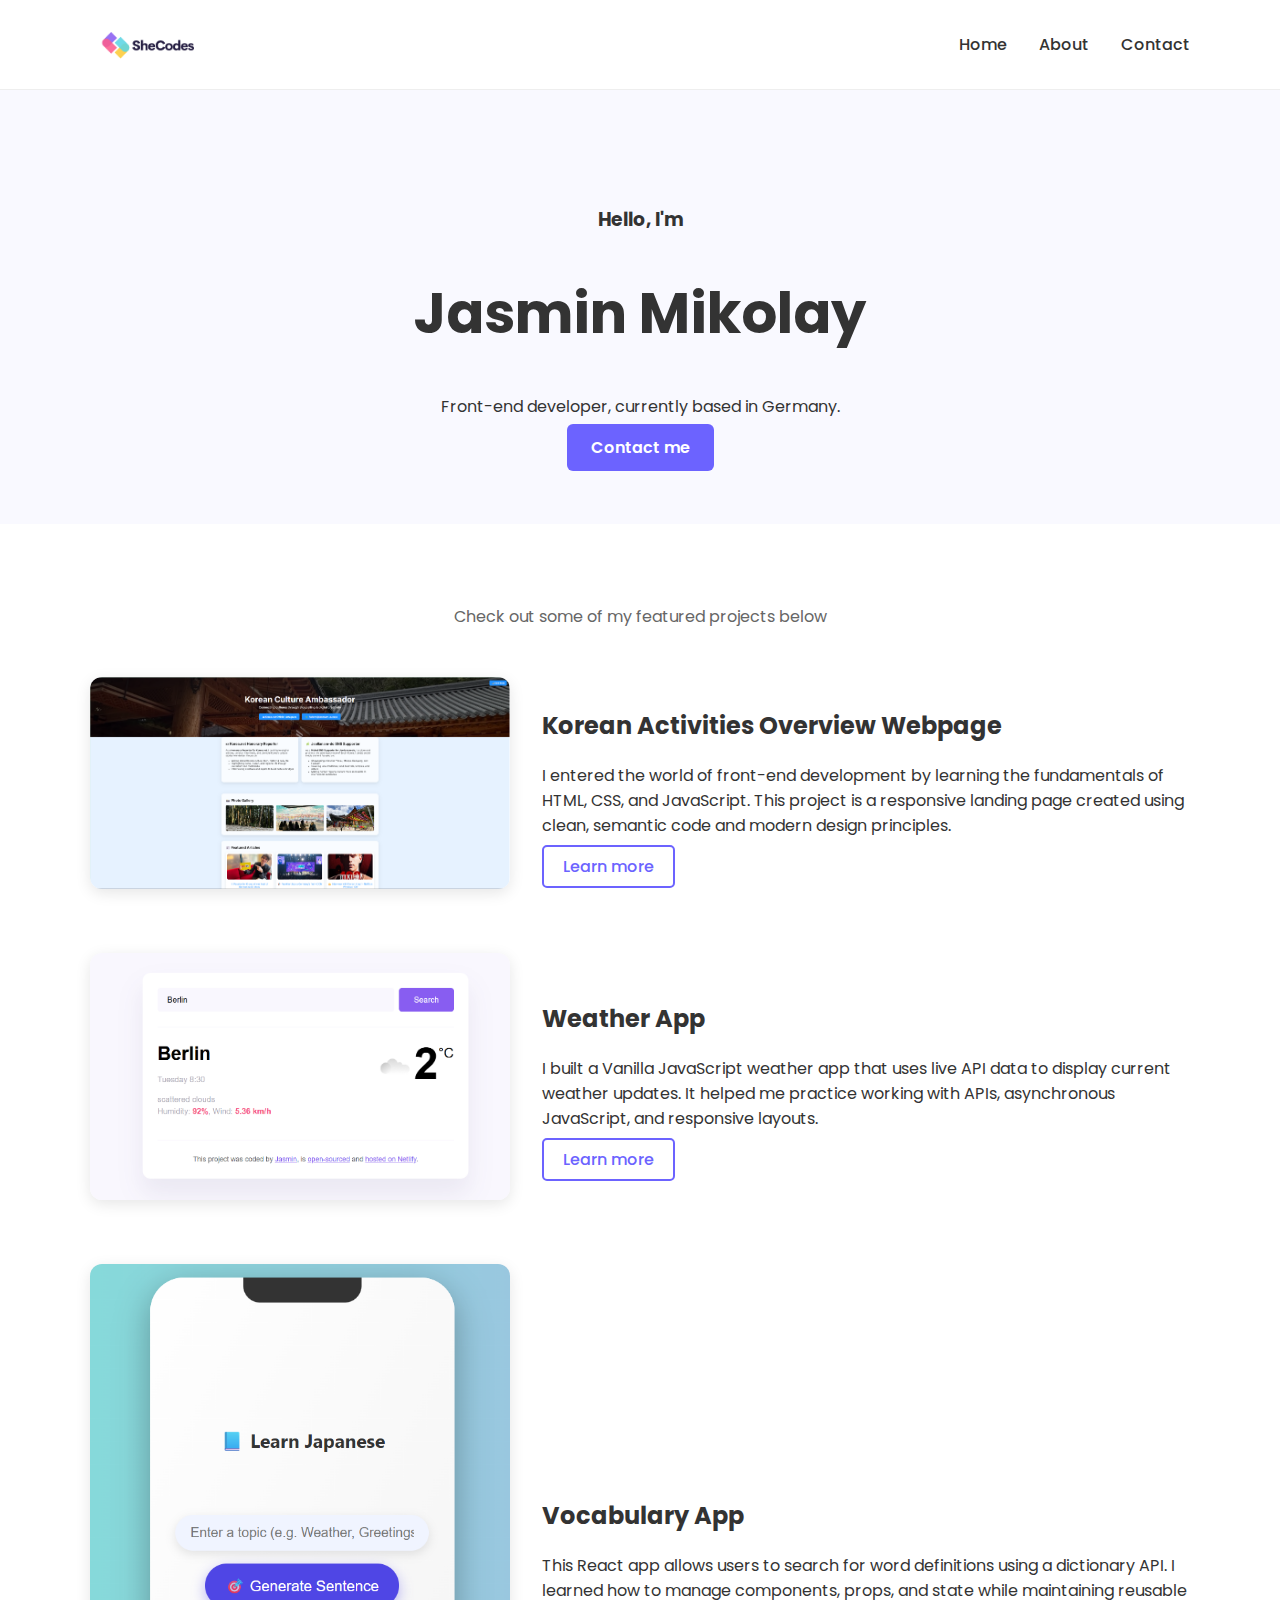
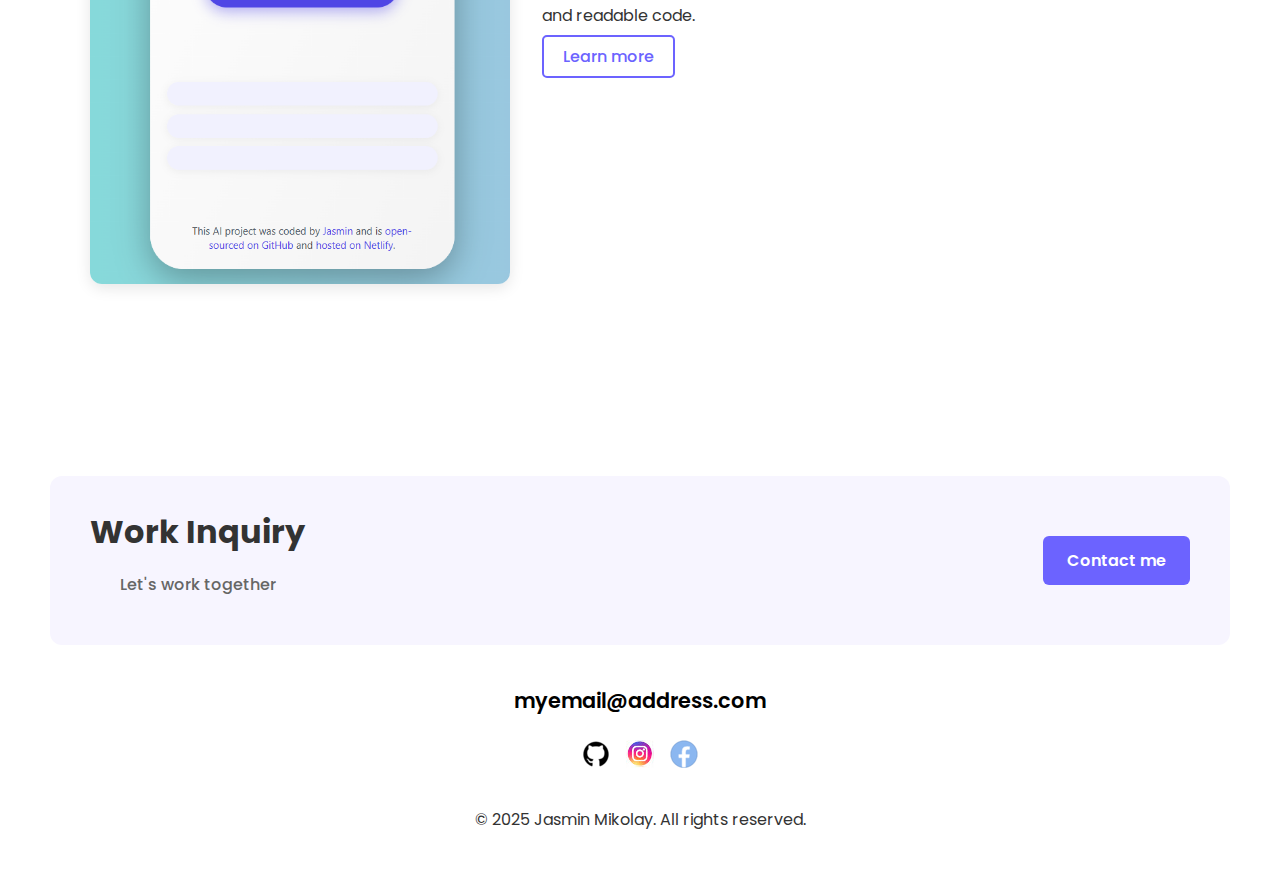
<file: index.html>
<!DOCTYPE html>
<html lang="en">
  <head>
    <meta charset="UTF-8" />
    <meta name="viewport" content="width=device-width, initial-scale=1.0" />
    <title>Jasmin Mikolay - Frontend Developer</title>
     <link href="https://fonts.googleapis.com/css2?family=Poppins:wght@300;400;500;600;700&display=swap" rel="stylesheet">
     
    <link rel="stylesheet" href="style.css" />
  </head>
  <body>
    <!-- ===== Navigation ===== -->
<header class="navbar">
  <div class="nav-container">
    <div class="nav-left">
      <img src="images/shecodesicon.png" alt="Logo" class="nav-logo">
    </div>

    <nav>
      <ul class="nav-links">
        <li><a href="index.html">Home</a></li>
        <li><a href="about.html">About</a></li>
        <li><a href="contact.html">Contact</a></li>
      </ul>
    </nav>
  </div>
</header>

    <!-- ===== Hero Section ===== -->
    <section class="hero">
      <div class="hero-content">
        <h3>Hello, I'm</h3>
        <h1>Jasmin Mikolay</h1>
        <p>Front-end developer, currently based in Germany.</p>
        <a href="#contact" class="btn-primary">Contact me</a>
      </div>
    </section>

    <!-- ===== Projects Section ===== -->
    <section class="projects container">
      <p class="section-intro">Check out some of my featured projects below</p>

      <!-- Project 1 -->
      <div class="project">
        <img src="images/kwebsite.png" alt="Kwebsite Landing Page" />
        <div class="project-text">
          <h2>Korean Activities Overview Webpage</h2>
          <p>
            I entered the world of front-end development by learning the
            fundamentals of HTML, CSS, and JavaScript. This project is a
            responsive landing page created using clean, semantic code and
            modern design principles.
          </p>
          <a href="https://s3.amazonaws.com/shecodesio-production/challenge_submissions/files/002/605/549/original/project-week3.html?1744656759" class="btn-outline">Learn more</a>
        </div>
      </div>

      <!-- Project 2 -->
      <div class="project reverse">
        <div class="project-text">
          <h2>Weather App</h2>
          <p>
            I built a Vanilla JavaScript weather app that uses live API data to
            display current weather updates. It helped me practice working with
            APIs, asynchronous JavaScript, and responsive layouts.
          </p>
          <a href="https://wetterapp-shecodes-app.netlify.app" class="btn-outline">Learn more</a>
        </div>
        <img src="images/weather.png" alt="Weather App" />
      </div>

      <!-- Project 3 -->
      <div class="project">
        <img src="images/japapp.png" alt="Sentence Generate App" />
        <div class="project-text">
          <h2>Vocabulary App</h2>
          <p>
            This React app allows users to search for word definitions using a
            dictionary API. I learned how to manage components, props, and state
            while maintaining reusable and readable code.
          </p>
          <a href="https://japanese-first-sentences.netlify.app" class="btn-outline">Learn more</a>
        </div>
      </div>
    </section>

    <!-- ===== Work Inquiry Section ===== -->
    <section id="contact" class="work-inquiry">
      <div class="container inquiry-box">
        <div class="inquiry-text">
          <h2>Work Inquiry</h2>
          <p>Let's work together</p>
        </div>
        <a href="mailto:hello@toyou.de" class="btn-primary">Contact me</a>
      </div>

      <div class="contact-info">
        <a href="mailto:hello@toyou.de" class="email-link"
          >myemail@address.com</a
        >
      <div class="footer-socials">
  <a href="https://github.com" target="_blank" aria-label="GitHub">
    <img src="images/githublogo.png" alt="GitHub logo">
  </a>

  <a href="https://instagram.com" target="_blank" aria-label="Instagram">
    <img src="images/insta.jpg" alt="Instagram logo">
  </a>

  <a href="https://twitter.com" target="_blank" aria-label="Twitter">
    <img src="images/FB.png" alt="Twitter logo">
  </a>
</div>



    <!-- ===== Footer ===== -->
    <footer>
      <p>© 2025 Jasmin Mikolay. All rights reserved.</p>
    </footer>
  </body>
</html>
</file>
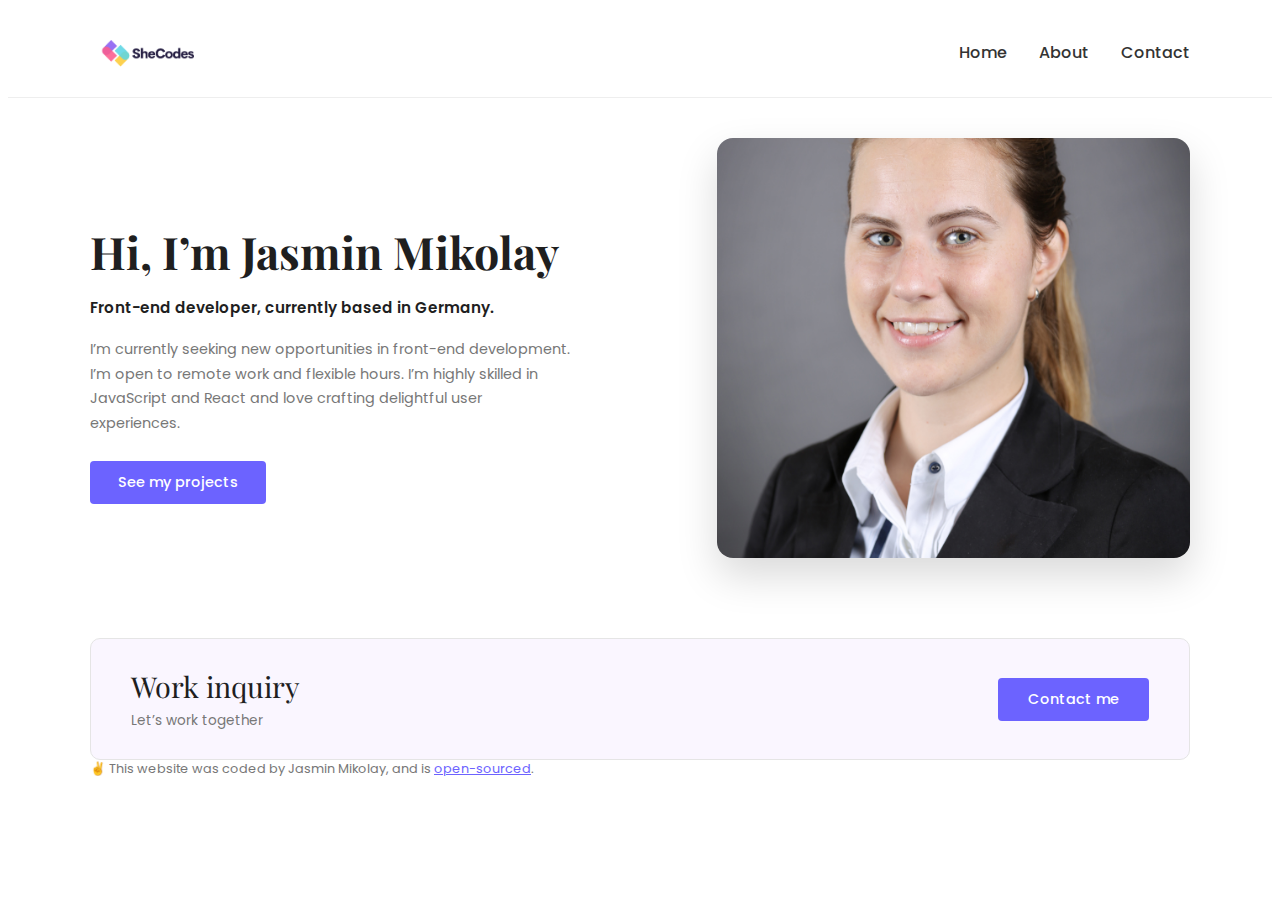
<file: about.html>
<!DOCTYPE html>
<html lang="en">
  <head>
    <meta charset="UTF-8" />
    <title>About – Jasmin Mikolay</title>
    <meta name="viewport" content="width=device-width, initial-scale=1" />

    <!-- Google Fonts -->
    <link rel="preconnect" href="https://fonts.googleapis.com" />
    <link rel="preconnect" href="https://fonts.gstatic.com" crossorigin />
    <link
      href="https://fonts.googleapis.com/css2?family=Playfair+Display:wght@600;700&family=Poppins:wght@300;400;500;600&display=swap"
      rel="stylesheet"
    />

    <style>
      :root {
        --accent: #6c63ff;
        --accent-soft: #f5f1ff;
        --text-main: #1f1f1f;
        --text-muted: #777;
        --border: #e5e5e5;
        --bg: #ffffff;
      }



      body {
        font-family: "Poppins", system-ui, -apple-system, BlinkMacSystemFont,
          "Segoe UI", sans-serif;
  background: #fff;
        color: var(--text-main);
      }

 

      a {
        text-decoration: none;
        color: inherit;
      }

    /* ===== Navbar (same style on all pages) ===== */
.navbar {
  background: #ffffff;
  border-bottom: 1px solid #eee;
  position: sticky;
  top: 0;
  z-index: 100;
}

.nav-container {
  display: flex;
  justify-content: space-between;
  align-items: center;
  padding: 1rem 1.5rem;   /* WICHTIG: gleich wie container */
  max-width: 1100px;
  margin: 0 auto;
}

.nav-left {
  display: flex;
  align-items: center;
  gap: 0.6rem;
}

.nav-logo {
  height: 36px;
  width: auto;
}

.nav-links {
  display: flex;
  list-style: none;
  gap: 2rem;
}

.nav-links a {
  font-weight: 500;
  text-decoration: none;
  color: #333;
  transition: 0.2s;
}

.nav-links a:hover {
  color: #6c63ff;
}


      /* PAGE WRAPPER */
      .page-wrapper {
        max-width: 1100px;
        margin: 40px auto 0;
        padding: 0 40px 60px;
      }

      /* HERO SECTION */
      .hero {
        display: grid;
        grid-template-columns: minmax(0, 1.2fr) minmax(0, 1fr);
        gap: 60px;
        align-items: center;
        margin-bottom: 80px;
      }

      .hero-heading {
        font-family: "Playfair Display", serif;
        font-size: 2.8rem;
        margin-bottom: 12px;
      }

      .hero-subtitle {
        font-size: 0.95rem;
        font-weight: 600;
        margin-bottom: 18px;
      }

      .hero-text {
        font-size: 0.9rem;
        line-height: 1.7;
        color: var(--text-muted);
        max-width: 480px;
        margin-bottom: 26px;
      }

      .btn-primary {
        border: none;
        border-radius: 4px;
        padding: 11px 28px;
        background: var(--accent);
        color: #fff;
        font-size: 0.9rem;
        font-weight: 500;
        cursor: pointer;
        display: inline-block;
        transition: transform 0.08s ease, box-shadow 0.08s ease,
          background 0.12s ease;
      }

      .btn-primary:hover {
        background: #5b53f8;
        box-shadow: 0 10px 20px rgba(108, 99, 255, 0.25);
        transform: translateY(-1px);
      }

      .btn-primary:active {
        transform: translateY(0);
        box-shadow: none;
      }

      .hero-image-wrapper {
        border-radius: 16px;
        overflow: hidden;
        box-shadow: 0 18px 40px rgba(0, 0, 0, 0.15);
      }

      .hero-image {
        width: 100%;
        height: 100%;
        max-height: 420px;
        object-fit: cover;
        display: block;
      }

      /* WORK INQUIRY BANNER */
      .work-banner {
        margin-top: 0;
        background: #faf6ff;
        border-radius: 10px;
        border: 1px solid var(--border);
        padding: 28px 40px;
        display: flex;
        justify-content: space-between;
        align-items: center;
        gap: 24px;
      }

      .work-banner-title {
        font-family: "Playfair Display", serif;
        font-size: 1.8rem;
        margin-bottom: 6px;
      }

      .work-banner-sub {
        font-size: 0.85rem;
        color: var(--text-muted);
      }

      .work-banner .btn-primary {
        padding-inline: 30px;
      }

      /* FOOTER */
      .footer {
        text-align: center;
        margin-top: 40px;
        font-size: 0.85rem;
      }

      .footer-email {
        margin-bottom: 18px;
        font-weight: 500;
      }

      .footer-socials {
        display: flex;
        justify-content: center;
        gap: 20px;
        margin-bottom: 16px;
        font-size: 1rem;
      }

      .footer-socials a {
        width: 32px;
        height: 32px;
        border-radius: 50%;
        border: 1px solid #dedede;
        display: inline-flex;
        align-items: center;
        justify-content: center;
        color: var(--accent);
      }

      .footer-note {
        color: var(--text-muted);
        font-size: 0.8rem;
        margin-bottom: 40px;
      }

      .footer-note a {
        color: var(--accent);
        text-decoration: underline;
      }

      /* RESPONSIVE */
      @media (max-width: 850px) {
        .nav {
          padding: 18px 20px;
        }

        .page-wrapper {
          padding: 0 20px 40px;
        }

        .hero {
          grid-template-columns: 1fr;
          gap: 30px;
        }

        .hero-image-wrapper {
          max-width: 420px;
          margin-inline: auto;
        }

        .work-banner {
          flex-direction: column;
          align-items: flex-start;
        }

        .footer-socials img.social-icon {
          width: 28px;
          height: 28px;
          object-fit: cover;
          border-radius: 50%;
          border: 1px solid #dedede;
          padding: 5px;
          background: white;
          transition: transform 0.2s ease, box-shadow 0.2s ease;
        }

        .footer-socials img.social-icon:hover {
          transform: translateY(-3px);
          box-shadow: 0 4px 10px rgba(0, 0, 0, 0.15);
        }
      }
    </style>
  </head>
  <body>
    <!-- NAVBAR -->
  <header class="navbar">
  <div class="nav-container">
    <div class="nav-left">
      <img src="images/shecodesicon.png" alt="Logo" class="nav-logo">
    </div>

    <nav>
      <ul class="nav-links">
        <li><a href="index.html">Home</a></li>
        <li><a href="about.html">About</a></li>
        <li><a href="contact.html">Contact</a></li>
      </ul>
    </nav>
  </div>
</header>

    <main class="page-wrapper">
      <!-- HERO SECTION -->
      <section class="hero">
        <div>
          <h1 class="hero-heading">Hi, I’m Jasmin Mikolay</h1>
          <p class="hero-subtitle">
            Front-end developer, currently based in Germany.
          </p>
          <p class="hero-text">
            I’m currently seeking new opportunities in front-end development.
            I’m open to remote work and flexible hours. I’m highly skilled in
            JavaScript and React and love crafting delightful user experiences.
          </p>

          <a href="index.html#work" class="btn-primary">See my projects</a>
        </div>

        <div class="hero-image-wrapper">
          <!-- Replace the src below with the actual path to Jasmin's photo -->
          <img
            src="images/Bewerberbild.jpg"
            alt="Portrait of Jasmin Mikolay"
            class="hero-image"
          />
        </div>
      </section>

      <!-- WORK INQUIRY BANNER -->
      <section class="work-banner">
        <div>
          <div class="work-banner-title">Work inquiry</div>
          <div class="work-banner-sub">Let’s work together</div>
        </div>

        <a href="contact.html" class="btn-primary">Contact me</a>
      </section>

      <!-- FOOTER -->
      

        <div class="footer-note">
          ✌️ This website was coded by Jasmin Mikolay, and is
          <a href="#">open-sourced</a>.
        </div>
      </footer>
    </main>
  </body>
</html>
</file>
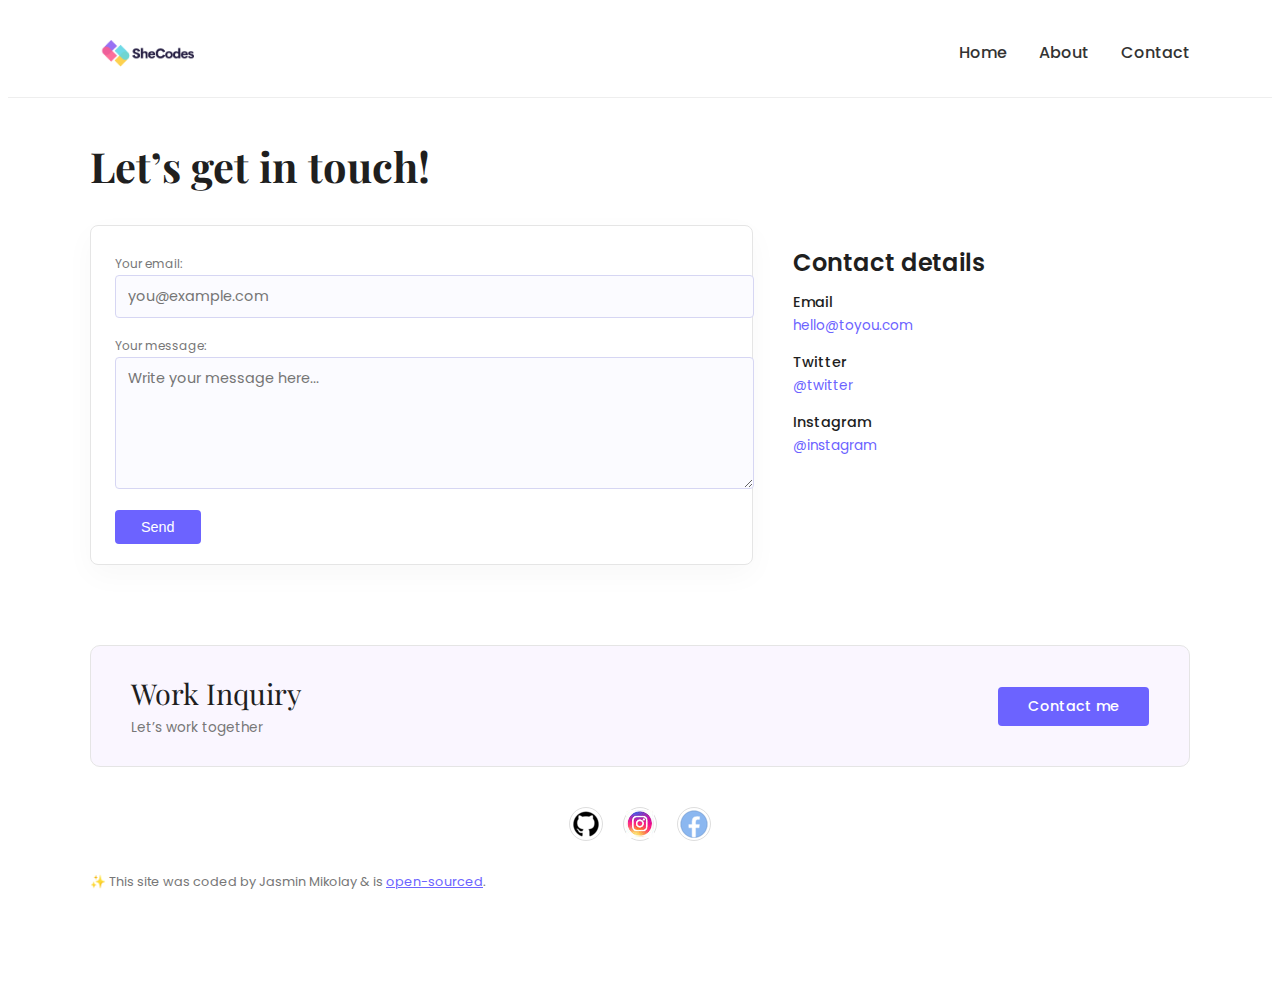
<file: contact.html>
<!DOCTYPE html>
<html lang="en">
  <head>
    <meta charset="UTF-8" />
    <title>Contact – Jasmin Mikolay</title>
    <meta name="viewport" content="width=device-width, initial-scale=1" />
    <!-- Fonts -->
    <link rel="preconnect" href="https://fonts.googleapis.com" />
    <link rel="preconnect" href="https://fonts.gstatic.com" crossorigin />
    <link
      href="https://fonts.googleapis.com/css2?family=Playfair+Display:wght@600;700&family=Poppins:wght@300;400;500;600&display=swap"
      rel="stylesheet"
    />

    <style>
      :root {
        --accent: #6c63ff;
        --accent-soft: #f5f1ff;
        --text-main: #1f1f1f;
        --text-muted: #777;
        --border: #e5e5e5;
        --bg: #ffffff;
      }

      body {
        font-family: "Poppins", system-ui, -apple-system, BlinkMacSystemFont,
          "Segoe UI", sans-serif;
        background: #fff;
        color: var(--text-main);
      }

      a {
        text-decoration: none;
        color: inherit;
      }

      /* ===== Navbar (same style on all pages) ===== */
      .navbar {
        background: #ffffff;
        border-bottom: 1px solid #eee;
        position: sticky;
        top: 0;
        z-index: 100;
      }

      .nav-container {
        display: flex;
        justify-content: space-between;
        align-items: center;
        padding: 1rem 1.5rem; /* WICHTIG: gleich wie container */
        max-width: 1100px;
        margin: 0 auto;
      }

      .nav-left {
        display: flex;
        align-items: center;
        gap: 0.6rem;
      }

      .nav-logo {
        height: 36px;
        width: auto;
      }

      .nav-links {
        display: flex;
        list-style: none;
        gap: 2rem;
      }

      .nav-links a {
        font-weight: 500;
        text-decoration: none;
        color: #333;
        transition: 0.2s;
      }

      .nav-links a:hover {
        color: #6c63ff;
      }

      /* MAIN LAYOUT */
      .page-wrapper {
        max-width: 1100px;
        margin: 40px auto 0;
        padding: 0 40px 60px;
      }

      .page-title {
        font-family: "Playfair Display", serif;
        font-size: 2.6rem;
        margin-bottom: 32px;
      }

      .contact-flex {
        display: grid;
        grid-template-columns: minmax(0, 2fr) minmax(0, 1.2fr);
        gap: 40px;
        align-items: flex-start;
      }

      /* FORM CARD */
      .card {
        background: var(--bg);
        border-radius: 8px;
        border: 1px solid var(--border);
        padding: 24px 24px 20px;
        box-shadow: 0 10px 30px rgba(0, 0, 0, 0.03);
      }

      .field-label {
        font-size: 0.75rem;
        color: var(--text-muted);
        margin-bottom: 4px;
      }

      .input,
      .textarea {
        width: 100%;
        border-radius: 4px;
        border: 1px solid #d6d6f3;
        padding: 10px 12px;
        font-family: inherit;
        font-size: 0.9rem;
        outline: none;
        background: #fbfbff;
      }

      .input:focus,
      .textarea:focus {
        border-color: var(--accent);
        box-shadow: 0 0 0 2px rgba(108, 99, 255, 0.12);
        background: #ffffff;
      }

      .textarea {
        resize: vertical;
        min-height: 110px;
      }

      .field-group {
        margin-bottom: 14px;
      }

      .btn-primary {
        border: none;
        border-radius: 4px;
        padding: 9px 26px;
        background: var(--accent);
        color: #fff;
        font-size: 0.9rem;
        font-weight: 500;
        cursor: pointer;
        transition: transform 0.08s ease, box-shadow 0.08s ease,
          background 0.12s ease;
      }

      .btn-primary:hover {
        background: #5b53f8;
        box-shadow: 0 10px 20px rgba(108, 99, 255, 0.25);
        transform: translateY(-1px);
      }

      .btn-primary:active {
        transform: translateY(0);
        box-shadow: none;
      }

      /* CONTACT INFO */
      .contact-info-title {
        font-weight: 600;
        margin-bottom: 12px;
      }

      .contact-list {
        display: flex;
        flex-direction: column;
        gap: 16px;
        font-size: 0.9rem;
      }

      .contact-item-label {
        font-weight: 500;
        margin-bottom: 2px;
      }

      .contact-item-link {
        color: var(--accent);
        font-size: 0.85rem;
        word-break: break-word;
      }

      /* WORK INQUIRY BANNER */
      .work-banner {
        margin-top: 80px;
        background: #faf6ff;
        border-radius: 10px;
        border: 1px solid var(--border);
        padding: 28px 40px;
        display: flex;
        justify-content: space-between;
        align-items: center;
        gap: 24px;
      }

      .work-banner-left-title {
        font-family: "Playfair Display", serif;
        font-size: 1.8rem;
        margin-bottom: 6px;
      }

      .work-banner-left-sub {
        font-size: 0.85rem;
        color: var(--text-muted);
      }

      .work-banner .btn-primary {
        padding-inline: 30px;
      }

      /* FOOTER */
      .footer {
        text-align: center;
        margin-top: 40px;
        font-size: 0.85rem;
      }

      .footer-email {
        margin-bottom: 18px;
        font-weight: 500;
      }

      .footer-socials {
        display: flex;
        justify-content: center;
        gap: 20px;
        margin-bottom: 16px;
        font-size: 1rem;
        margin: 2.5rem 0 2rem;
      }

      .footer-socials a {
        width: 32px;
        height: 32px;
        border-radius: 50%;
        border: 1px solid #dedede;
        display: inline-flex;
        align-items: center;
        justify-content: center;
        color: var(--accent);
      }

      .footer-note {
        color: var(--text-muted);
        font-size: 0.8rem;
        margin-bottom: 40px;
      }

      .footer-note a {
        color: var(--accent);
        text-decoration: underline;
      }

      /* RESPONSIVE */
      @media (max-width: 850px) {
        .nav {
          padding: 18px 20px;
        }

        .page-wrapper {
          padding: 0 20px 40px;
        }

        .contact-flex {
          grid-template-columns: 1fr;
        }

        .work-banner {
          flex-direction: column;
          align-items: flex-start;
        }
      }
      .footer-socials img.social-icon {
        width: 28px;
        height: 28px;
        object-fit: cover;
        border-radius: 50%;
        border: 1px solid #dedede;
        padding: 5px;
        background: white;
        transition: transform 0.2s ease, box-shadow 0.2s ease;
      }

      .footer-socials img.social-icon:hover {
        transform: translateY(-3px);
        box-shadow: 0 4px 10px rgba(0, 0, 0, 0.15);
      }
    </style>
  </head>
  <body>
    <!-- ===== Navigation ===== -->
    <header class="navbar">
      <div class="nav-container">
        <div class="nav-left">
          <img src="images/shecodesicon.png" alt="Logo" class="nav-logo" />
        </div>

        <nav>
          <ul class="nav-links">
            <li><a href="index.html">Home</a></li>
            <li><a href="about.html">About</a></li>
            <li><a href="contact.html">Contact</a></li>
          </ul>
        </nav>
      </div>
    </header>

    <main class="page-wrapper">
      <h1 class="page-title">Let’s get in touch!</h1>

      <section class="contact-flex">
        <!-- LEFT: FORM -->
        <form class="card" action="#" method="post">
          <div class="field-group">
            <label class="field-label" for="email">Your email:</label>
            <input
              type="email"
              id="email"
              name="email"
              class="input"
              placeholder="you@example.com"
              required
            />
          </div>

          <div class="field-group">
            <label class="field-label" for="message">Your message:</label>
            <textarea
              id="message"
              name="message"
              class="textarea"
              placeholder="Write your message here..."
              required
            ></textarea>
          </div>

          <button type="submit" class="btn-primary">Send</button>
        </form>

        <!-- RIGHT: CONTACT INFO -->
        <aside>
          <h2 class="contact-info-title">Contact details</h2>
          <div class="contact-list">
            <div>
              <div class="contact-item-label">Email</div>
              <a href="mailto:hello@toyou.com" class="contact-item-link">
                hello@toyou.com
              </a>
            </div>

            <div>
              <div class="contact-item-label">Twitter</div>
              <a
                href="https://twitter.com/"
                target="_blank"
                class="contact-item-link"
              >
                @twitter
              </a>
            </div>

            <div>
              <div class="contact-item-label">Instagram</div>
              <a
                href="https://instagram.com/"
                target="_blank"
                class="contact-item-link"
              >
                @instagram
              </a>
            </div>
          </div>
        </aside>
      </section>

      <!-- WORK INQUIRY BANNER -->
      <section class="work-banner">
        <div>
          <div class="work-banner-left-title">Work Inquiry</div>
          <div class="work-banner-left-sub">Let’s work together</div>
        </div>

        <a href="mailto:hello@jasminmikolay.com" class="btn-primary"
          >Contact me</a
        >
      </section>

      <!-- FOOTER -->
      <div class="footer-socials">
  <a href="https://github.com" target="_blank" aria-label="GitHub">
    <img src="images/githublogo.png" alt="GitHub logo">
  </a>

  <a href="https://instagram.com" target="_blank" aria-label="Instagram">
    <img src="images/insta.jpg" alt="Instagram logo">
  </a>

  <a href="https://twitter.com" target="_blank" aria-label="Twitter">
    <img src="images/FB.png" alt="Twitter logo">
  </a>
</div>

        <div class="footer-note">
          ✨ This site was coded by Jasmin Mikolay &amp; is
          <a href="#">open-sourced</a>.
        </div>
      </footer>
    </main>
  </body>
</html>
</file>
<file: style.css>
/* ===== Variables ===== */
:root {
  --primary-color: #6c63ff;
  --bg-light: #f9f9ff;
  --text-color: #333;
  --font-main: "Poppins", sans-serif;
}

/* ===== Global Styles ===== */
body {
  font-family: var(--font-main);
  margin: 0;
  color: var(--text-color);
  background: #fff;
}

.container {
  max-width: 1100px;
  margin: 0 auto;
  padding: 0 1.5rem;
}

/* ===== Navbar (same style on all pages) ===== */
.navbar {
  background: #ffffff;
  border-bottom: 1px solid #eee;
  position: sticky;
  top: 0;
  z-index: 100;
}

.nav-container {
  display: flex;
  justify-content: space-between;
  align-items: center;
  padding: 1rem 1.5rem;
  max-width: 1100px;
  margin: 0 auto;
}

.nav-left {
  display: flex;
  align-items: center;
  gap: 0.6rem;
}

.nav-logo {
  height: 36px;
  width: auto;
}

.nav-links {
  display: flex;
  list-style: none;
  gap: 2rem;
}

.nav-links a {
  font-weight: 500;
  text-decoration: none;
  color: #333;
  transition: 0.2s;
}

.nav-links a:hover {
  color: #6c63ff;
}

/* ===== Hero ===== */
.hero {
  background-color: var(--bg-light);
  text-align: center;
  padding: 6rem 1rem 4rem;
}

.hero h1 {
  font-size: clamp(2.2rem, 5vw, 3.5rem);
  font-weight: 700;
}

.btn-primary {
  background: var(--primary-color);
  color: white;
  padding: 0.75rem 1.5rem;
  border-radius: 6px;
  text-decoration: none;
  font-weight: 600;
  transition: background 0.3s;
}

.btn-primary:hover {
  background: #5848e3;
}

/* ===== Projects ===== */
.projects {
  padding: 4rem 0;
}

.section-intro {
  text-align: center;
  margin-bottom: 3rem;
  color: #666;
}

.project {
  display: flex;
  align-items: center;
  gap: 2rem;
  margin-bottom: 4rem;
  flex-wrap: wrap;
}

.project.reverse {
  flex-direction: row-reverse;
}

.project img {
  width: 100%;
  max-width: 420px;
  border-radius: 12px;
  box-shadow: 0 4px 15px rgba(0, 0, 0, 0.1);
}

.project-text {
  flex: 1;
}

.btn-outline {
  border: 2px solid var(--primary-color);
  color: var(--primary-color);
  padding: 0.5rem 1.2rem;
  border-radius: 5px;
  text-decoration: none;
  font-weight: 500;
  transition: 0.3s;
}

.btn-outline:hover {
  background: var(--primary-color);
  color: white;
}

/* ===== Work Inquiry Section ===== */
.work-inquiry {
  text-align: center;
  padding: 4rem 1rem 3rem;
}

.inquiry-box {
  background: #f7f5ff;
  border-radius: 12px;
  padding: 2rem 2.5rem;
  display: flex;
  align-items: center;
  justify-content: space-between;
  flex-wrap: wrap;
  margin-bottom: 2.5rem;
}

.inquiry-text h2 {
  font-size: 2rem;
  margin: 0;
}

.inquiry-text p {
  color: #666;
  font-weight: 500;
}

.email-link {
  display: inline-block;
  font-size: 1.3rem;
  font-weight: 600;
  color: black;
  text-decoration: none;
  margin-bottom: 1.5rem;
}

/* ===== Social Icons ===== */
.footer-socials {
  display: flex;
  justify-content: center;
  gap: 1rem;
  margin-bottom: 2rem;
}

/* Correct icon size — CLEAN + FINAL */
.footer-socials img.social-icon {
  width: 28px;
  height: 28px;
  object-fit: cover;
  border-radius: 50%;
  padding: 5px;
  background: white;
  border: 1px solid #dedede;
  transition: transform 0.2s ease, box-shadow 0.2s ease;
}

.footer-socials img.social-icon:hover {
  transform: translateY(-3px);
  box-shadow: 0 4px 10px rgba(0, 0, 0, 0.15);
}

/* ===== Footer ===== */
.footer-note {
  color: #444;
  font-size: 0.95rem;
}

.footer-note a {
  color: var(--primary-color);
  text-decoration: underline;
}

/* ===== Responsive ===== */
@media (max-width: 768px) {
  .inquiry-box {
    flex-direction: column;
    gap: 1rem;
    text-align: center;
  }

  .project {
    flex-direction: column;
    text-align: center;
  }

  .nav-links {
    flex-wrap: wrap;
    justify-content: center;
  }
}
</file>
